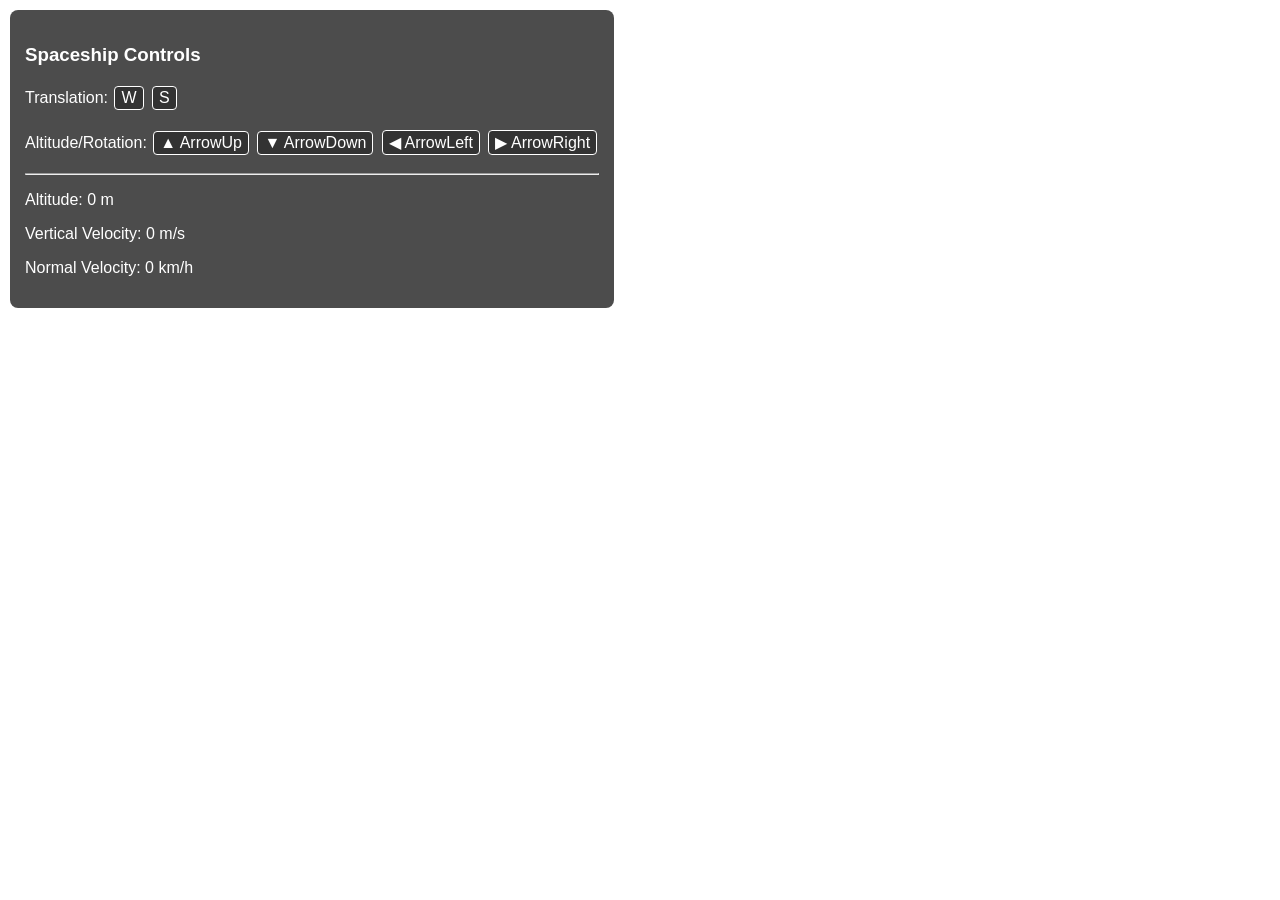
<file: index.html>
<!DOCTYPE html>
<html lang="en">
<head>
  <meta charset="utf-8">
  <script src="https://cesium.com/downloads/cesiumjs/releases/1.115/Build/Cesium/Cesium.js"></script>
  <link href="https://cesium.com/downloads/cesiumjs/releases/1.115/Build/Cesium/Widgets/widgets.css" rel="stylesheet">
  <style>
    #cesiumContainer { width: 100%; height: 100vh; margin: 0; padding: 0; }
    body { margin: 0; overflow: hidden; font-family: sans-serif; }
    #ui-overlay {
      position: absolute;
      top: 10px;
      left: 10px;
      background: rgba(0, 0, 0, 0.7);
      color: white;
      padding: 15px;
      border-radius: 8px;
      pointer-events: none;
      z-index: 1000;
    }
    .key-box {
      display: inline-block;
      border: 1px solid white;
      padding: 2px 6px;
      margin: 2px;
      border-radius: 4px;
      background: #333;
    }
    .active { background: #00ff00; color: black; font-weight: bold; }
  </style>
</head>
<body>
  <div id="ui-overlay">
    <h3>Spaceship Controls</h3>
    <p>Translation: 
      <span id="key-w" class="key-box">W</span>
      <span id="key-s" class="key-box">S</span>
    </p>
    <p>Altitude/Rotation: 
      <span id="key-ArrowUp" class="key-box">▲ ArrowUp</span>
      <span id="key-ArrowDown" class="key-box">▼ ArrowDown</span>
      <span id="key-ArrowLeft" class="key-box">◀ ArrowLeft</span>
      <span id="key-ArrowRight" class="key-box">▶ ArrowRight</span>
    </p>
    <hr>
    <p>Altitude: <span id="telemetry-alt">0</span> m</p>
    <p>Vertical Velocity: <span id="telemetry-vy">0</span> m/s</p>
    <p>Normal Velocity: <span id="telemetry-vn">0</span> km/h</p>
  </div>
  <div id="cesiumContainer"></div>
  <script src="main.js"></script>
</body>
</html>
</file>
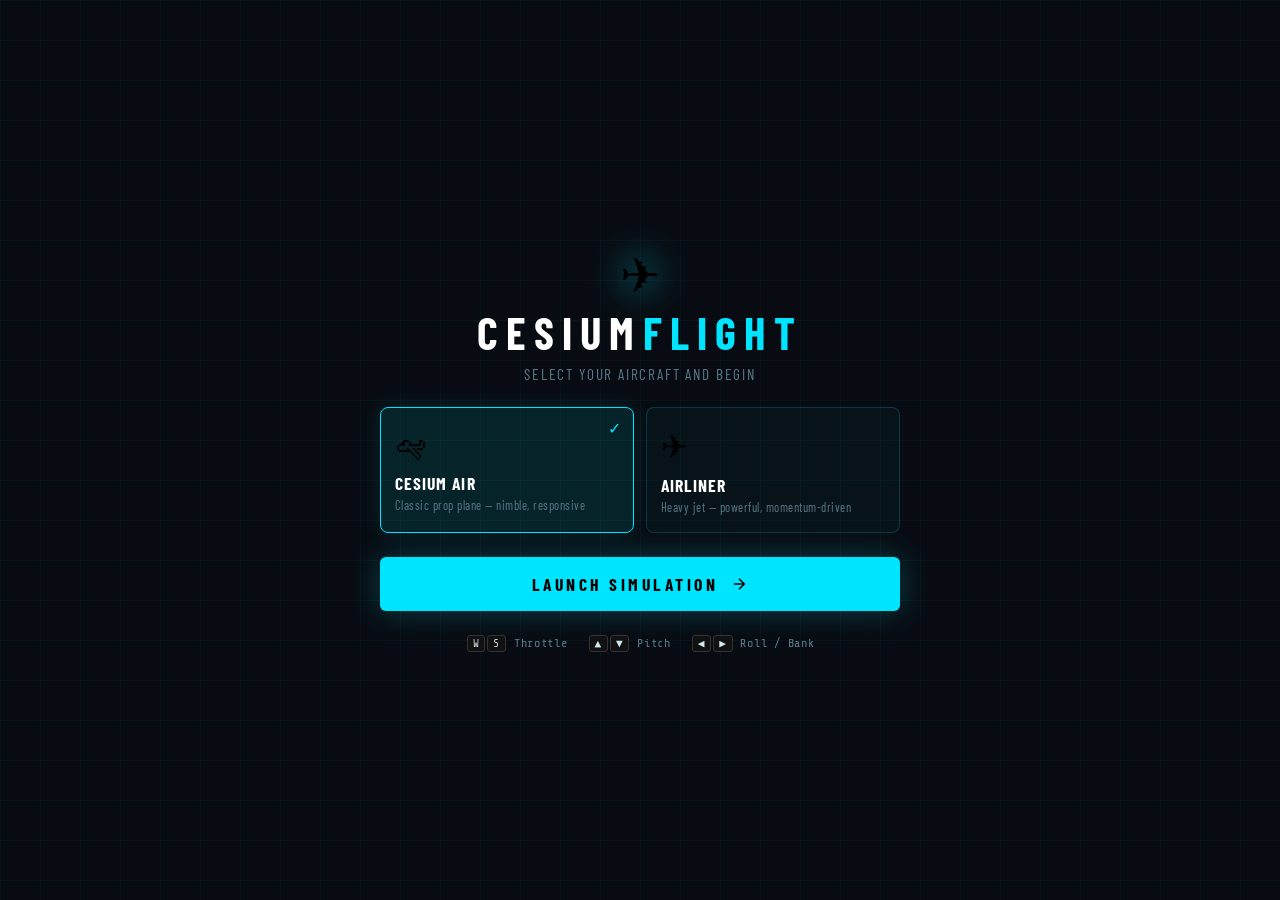
<file: frontend_try/index.html>
<!DOCTYPE html>
<html lang="en">
<head>
  <meta charset="utf-8">
  <script src="https://cesium.com/downloads/cesiumjs/releases/1.115/Build/Cesium/Cesium.js"></script>
  <link href="https://cesium.com/downloads/cesiumjs/releases/1.115/Build/Cesium/Widgets/widgets.css" rel="stylesheet">
  <link rel="preconnect" href="https://fonts.googleapis.com">
  <link href="https://fonts.googleapis.com/css2?family=Share+Tech+Mono&family=Barlow+Condensed:wght@300;400;600;700&display=swap" rel="stylesheet">
  <link rel="stylesheet" href="./style.css">
</head>
<body>

  <!-- =============================================
       LAUNCH SCREEN — model selector added by AI
       shown before the sim starts
       ============================================= -->
  <div id="launch-screen">
    <div id="launch-panel">
      <div id="launch-header">
        <div id="launch-logo">✈</div>
        <h1>CESIUM<span>FLIGHT</span></h1>
        <p class="launch-sub">Select your aircraft and begin</p>
      </div>

      <div id="model-grid">
        <div class="model-card selected" data-model="cesium_air" data-uri="model/Cesium_Air.glb">
          <div class="model-card-icon">🛩</div>
          <div class="model-card-name">Cesium Air</div>
          <div class="model-card-desc">Classic prop plane — nimble, responsive</div>
          <div class="model-card-check">✓</div>
        </div>
        <div class="model-card" data-model="airliner" data-uri="model/help.glb">
          <div class="model-card-icon">✈</div>
          <div class="model-card-name">Airliner</div>
          <div class="model-card-desc">Heavy jet — powerful, momentum-driven</div>
          <div class="model-card-check">✓</div>
        </div>
      </div>


      <button id="launch-btn">
        <span>LAUNCH SIMULATION</span>
        <svg viewBox="0 0 24 24" fill="none" stroke="currentColor" stroke-width="2"><path d="M5 12h14M12 5l7 7-7 7"/></svg>
      </button>

      <div id="launch-controls-hint">
        <span><kbd>W</kbd><kbd>S</kbd> Throttle</span>
        <span><kbd>▲</kbd><kbd>▼</kbd> Pitch</span>
        <span><kbd>◀</kbd><kbd>▶</kbd> Roll / Bank</span>
      </div>
    </div>
  </div>

  <!-- =============================================
       HUD overlay — shown during flight
       ============================================= -->
  <div id="ui-overlay" style="display:none;">
    <div id="hud-title">FLIGHT HUD</div>
    <div class="hud-row">
      <span class="hud-label">ALT</span>
      <span id="telemetry-alt" class="hud-value">0</span>
      <span class="hud-unit">m</span>
    </div>
    <div class="hud-row">
      <span class="hud-label">VERT</span>
      <span id="telemetry-vy" class="hud-value">0</span>
      <span class="hud-unit">m/s</span>
    </div>
    <div class="hud-row">
      <span class="hud-label">SPEED</span>
      <span id="telemetry-vn" class="hud-value">0</span>
      <span class="hud-unit">m/s</span>
    </div>
    <hr class="hud-divider">
    <div class="key-row">
      <span id="key-w" class="key-box">W</span>
      <span id="key-s" class="key-box">S</span>
      <span id="key-ArrowUp" class="key-box">▲</span>
      <span id="key-ArrowDown" class="key-box">▼</span>
      <span id="key-ArrowLeft" class="key-box">◀</span>
      <span id="key-ArrowRight" class="key-box">▶</span>
    </div>
    <button id="restart-btn">↩ RESTART</button>
  </div>

  <div id="cesiumContainer"></div>
  <script src="./main.js"></script>
</body>
</html>
</file>
<file: frontend_try/style.css>
/* ── Reset & base ──────────────────────────────────────── */
html, body, #cesiumContainer {
    width: 100%;
    height: 100%;
    margin: 0;
    padding: 0;
    overflow: hidden;
}

/* ── Fonts & palette ───────────────────────────────────── */
:root {
    --accent:   #00e5ff;
    --accent2:  #ff6b35;
    --bg-dark:  #080c12;
    --bg-panel: rgba(8, 14, 22, 0.92);
    --border:   rgba(0, 229, 255, 0.18);
    --text:     #d0e8f0;
    --text-dim: #5a7a8a;
    --font-mono: 'Share Tech Mono', monospace;
    --font-ui:   'Barlow Condensed', sans-serif;
}

/* ═══════════════════════════════════════════════════════
   LAUNCH SCREEN  (added by AI)
═══════════════════════════════════════════════════════ */
#launch-screen {
    position: fixed;
    inset: 0;
    z-index: 9999;
    background: var(--bg-dark);
    /* subtle grid texture */
    background-image:
        linear-gradient(rgba(0,229,255,0.04) 1px, transparent 1px),
        linear-gradient(90deg, rgba(0,229,255,0.04) 1px, transparent 1px);
    background-size: 40px 40px;
    display: flex;
    align-items: center;
    justify-content: center;
    font-family: var(--font-ui);
    animation: fadeIn 0.6s ease;
}

@keyframes fadeIn { from { opacity: 0; } to { opacity: 1; } }
@keyframes fadeOut { from { opacity: 1; } to { opacity: 0; pointer-events: none; } }

#launch-screen.hiding {
    animation: fadeOut 0.5s ease forwards;
}

#launch-panel {
    width: min(520px, 94vw);
    display: flex;
    flex-direction: column;
    gap: 24px;
}

/* header */
#launch-header { text-align: center; }

#launch-logo {
    font-size: 3rem;
    line-height: 1;
    margin-bottom: 8px;
    filter: drop-shadow(0 0 18px var(--accent));
    animation: float 3s ease-in-out infinite;
}
@keyframes float {
    0%,100% { transform: translateY(0); }
    50%      { transform: translateY(-8px); }
}

#launch-header h1 {
    margin: 0;
    font-size: 2.8rem;
    letter-spacing: 0.18em;
    font-weight: 700;
    color: #fff;
    text-transform: uppercase;
}
#launch-header h1 span { color: var(--accent); }

.launch-sub {
    margin: 6px 0 0;
    font-size: 0.95rem;
    color: var(--text-dim);
    letter-spacing: 0.12em;
    text-transform: uppercase;
}

/* model cards */
#model-grid {
    display: grid;
    grid-template-columns: 1fr 1fr;
    gap: 12px;
}

.model-card {
    border: 1px solid var(--border);
    border-radius: 8px;
    padding: 18px 14px;
    cursor: pointer;
    position: relative;
    background: rgba(0,229,255,0.03);
    transition: border-color 0.2s, background 0.2s, transform 0.15s;
    user-select: none;
}
.model-card:hover {
    border-color: rgba(0,229,255,0.45);
    background: rgba(0,229,255,0.07);
    transform: translateY(-2px);
}
.model-card.selected {
    border-color: var(--accent);
    background: rgba(0,229,255,0.10);
    box-shadow: 0 0 20px rgba(0,229,255,0.12);
}

.model-card-icon { font-size: 2rem; margin-bottom: 8px; }
.model-card-name {
    font-size: 1.1rem;
    font-weight: 700;
    color: #fff;
    letter-spacing: 0.06em;
    text-transform: uppercase;
}
.model-card-desc {
    margin-top: 4px;
    font-size: 0.78rem;
    color: var(--text-dim);
    letter-spacing: 0.04em;
}
.model-card-check {
    position: absolute;
    top: 10px; right: 12px;
    font-size: 1rem;
    color: var(--accent);
    opacity: 0;
    transition: opacity 0.2s;
}
.model-card.selected .model-card-check { opacity: 1; }

/* spawn location */
#spawn-location { display: flex; flex-direction: column; gap: 10px; }

.spawn-label {
    font-size: 0.72rem;
    letter-spacing: 0.14em;
    color: var(--text-dim);
    text-transform: uppercase;
    font-family: var(--font-mono);
}

.spawn-presets {
    display: flex;
    flex-wrap: wrap;
    gap: 8px;
}

.spawn-btn {
    font-family: var(--font-mono);
    font-size: 0.8rem;
    border: 1px solid var(--border);
    background: transparent;
    color: var(--text);
    padding: 5px 12px;
    border-radius: 4px;
    cursor: pointer;
    transition: all 0.15s;
    letter-spacing: 0.05em;
}
.spawn-btn:hover  { border-color: var(--accent); color: var(--accent); }
.spawn-btn.active { border-color: var(--accent); color: var(--accent); background: rgba(0,229,255,0.1); }

/* launch button */
#launch-btn {
    display: flex;
    align-items: center;
    justify-content: center;
    gap: 12px;
    width: 100%;
    padding: 16px;
    border: none;
    border-radius: 6px;
    background: var(--accent);
    color: #000;
    font-family: var(--font-ui);
    font-size: 1.1rem;
    font-weight: 700;
    letter-spacing: 0.2em;
    text-transform: uppercase;
    cursor: pointer;
    transition: background 0.2s, transform 0.1s, box-shadow 0.2s;
    box-shadow: 0 0 30px rgba(0,229,255,0.25);
}
#launch-btn:hover  { background: #33eeff; box-shadow: 0 0 44px rgba(0,229,255,0.45); transform: translateY(-1px); }
#launch-btn:active { transform: translateY(1px); }
#launch-btn svg    { width: 18px; height: 18px; }

/* controls hint */
#launch-controls-hint {
    display: flex;
    justify-content: center;
    gap: 20px;
    font-size: 0.75rem;
    color: var(--text-dim);
    letter-spacing: 0.06em;
    font-family: var(--font-mono);
}
#launch-controls-hint kbd {
    display: inline-block;
    border: 1px solid #333;
    background: #111;
    color: var(--text);
    padding: 1px 5px;
    border-radius: 3px;
    font-size: 0.7rem;
    font-family: var(--font-mono);
    margin: 0 1px;
}

/* ═══════════════════════════════════════════════════════
   HUD OVERLAY  (redesigned by AI, kept all telemetry IDs)
═══════════════════════════════════════════════════════ */
#ui-overlay {
    position: absolute;
    top: 14px;
    left: 14px;
    background: var(--bg-panel);
    backdrop-filter: blur(6px);
    border: 1px solid var(--border);
    border-radius: 8px;
    padding: 14px 18px;
    color: var(--text);
    z-index: 1000;
    pointer-events: none;
    font-family: var(--font-mono);
    min-width: 180px;
    box-shadow: 0 0 30px rgba(0,0,0,0.5);
}

/* pointer-events back on for restart button */
#restart-btn { pointer-events: all; }

#hud-title {
    font-family: var(--font-ui);
    font-size: 0.65rem;
    letter-spacing: 0.25em;
    color: var(--accent);
    text-transform: uppercase;
    margin-bottom: 10px;
    border-bottom: 1px solid var(--border);
    padding-bottom: 6px;
}

.hud-row {
    display: flex;
    align-items: baseline;
    gap: 8px;
    margin: 5px 0;
}
.hud-label {
    font-size: 0.65rem;
    letter-spacing: 0.12em;
    color: var(--text-dim);
    width: 42px;
}
.hud-value {
    font-size: 1.1rem;
    color: #fff;
    min-width: 64px;
    text-align: right;
}
.hud-unit { font-size: 0.65rem; color: var(--text-dim); }

.hud-divider {
    border: none;
    border-top: 1px solid var(--border);
    margin: 10px 0;
}

/* key boxes */
.key-row { display: flex; gap: 4px; flex-wrap: wrap; }
.key-box {
    display: inline-flex;
    align-items: center;
    justify-content: center;
    border: 1px solid #333;
    padding: 3px 6px;
    border-radius: 4px;
    background: #111;
    font-size: 0.7rem;
    color: var(--text-dim);
    min-width: 24px;
    transition: background 0.1s, color 0.1s, border-color 0.1s;
}
.key-box.active {
    background: var(--accent);
    color: #000;
    border-color: var(--accent);
    font-weight: bold;
    box-shadow: 0 0 8px rgba(0,229,255,0.5);
}

/* restart button */
#restart-btn {
    margin-top: 10px;
    width: 100%;
    padding: 6px 0;
    border: 1px solid var(--border);
    background: rgba(255,107,53,0.12);
    color: var(--accent2);
    font-family: var(--font-mono);
    font-size: 0.72rem;
    letter-spacing: 0.1em;
    border-radius: 4px;
    cursor: pointer;
    transition: background 0.15s;
}
#restart-btn:hover { background: rgba(255,107,53,0.25); }
</file>
